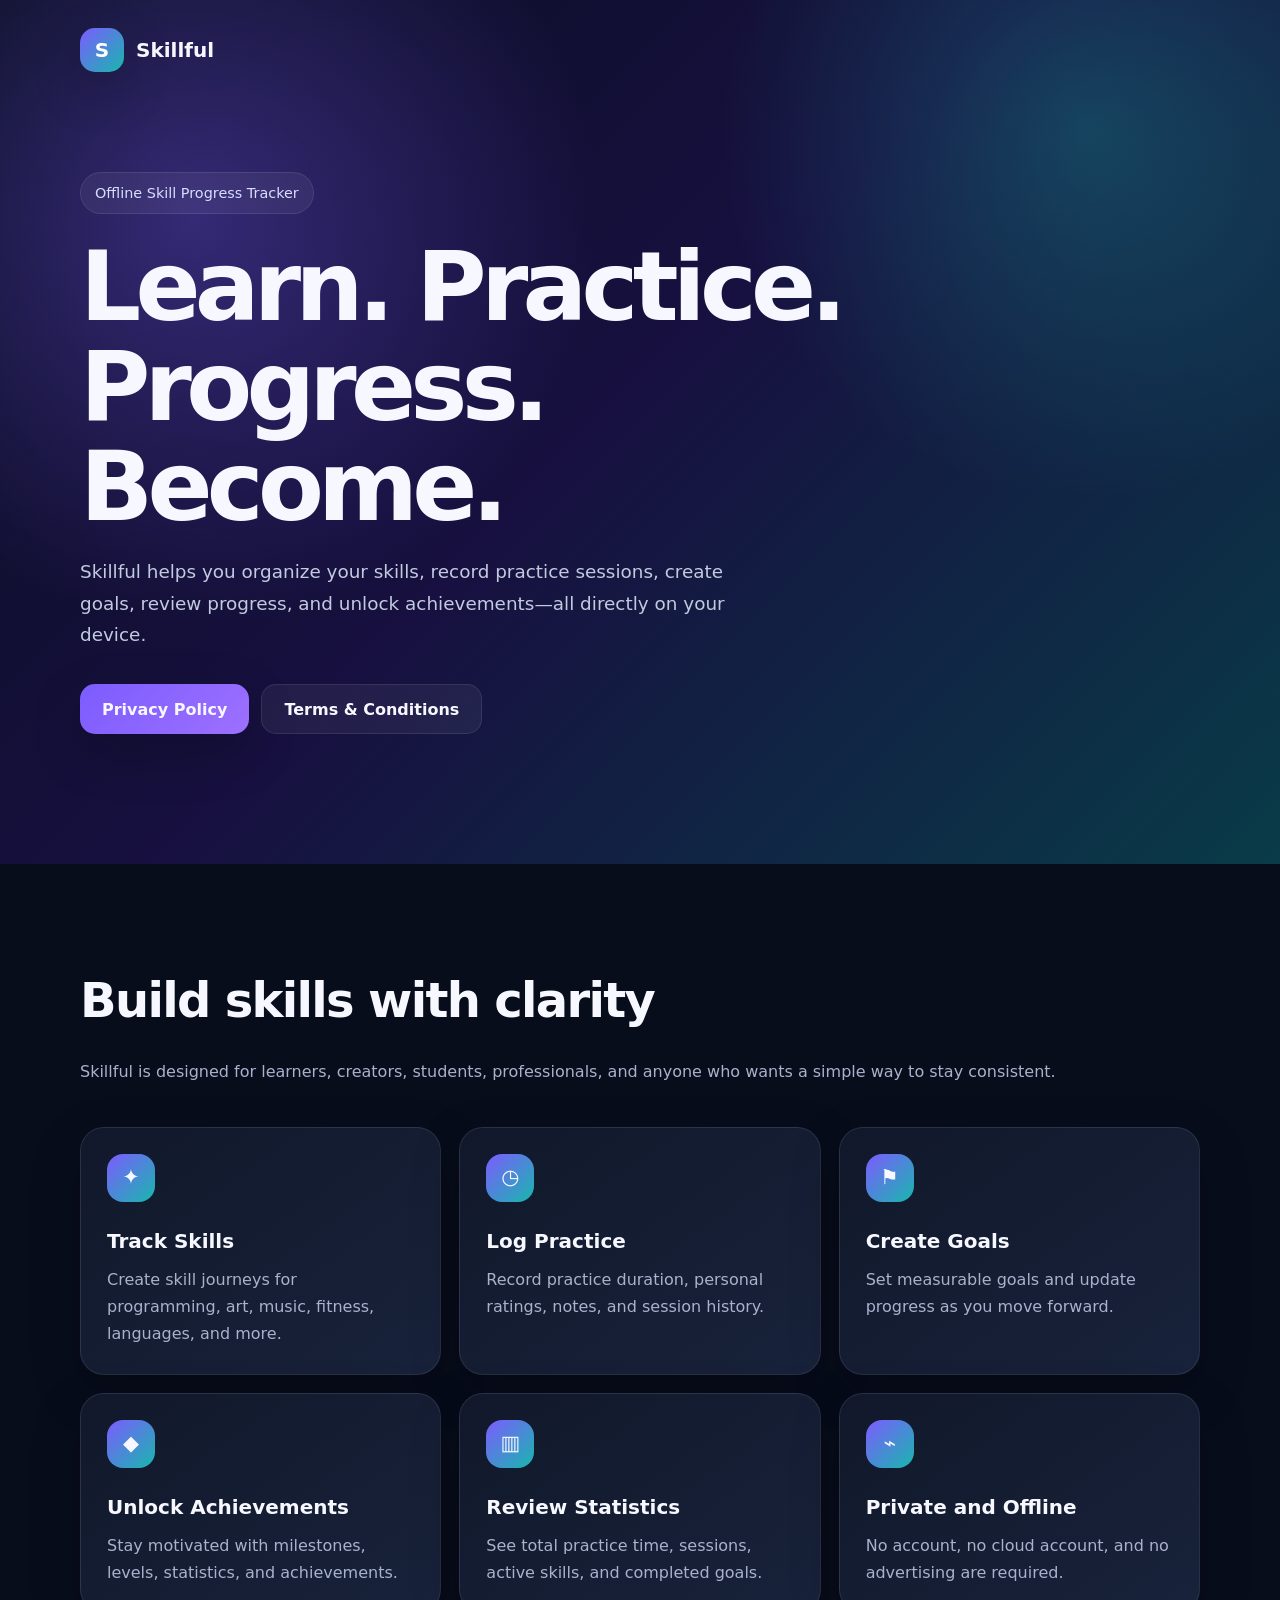
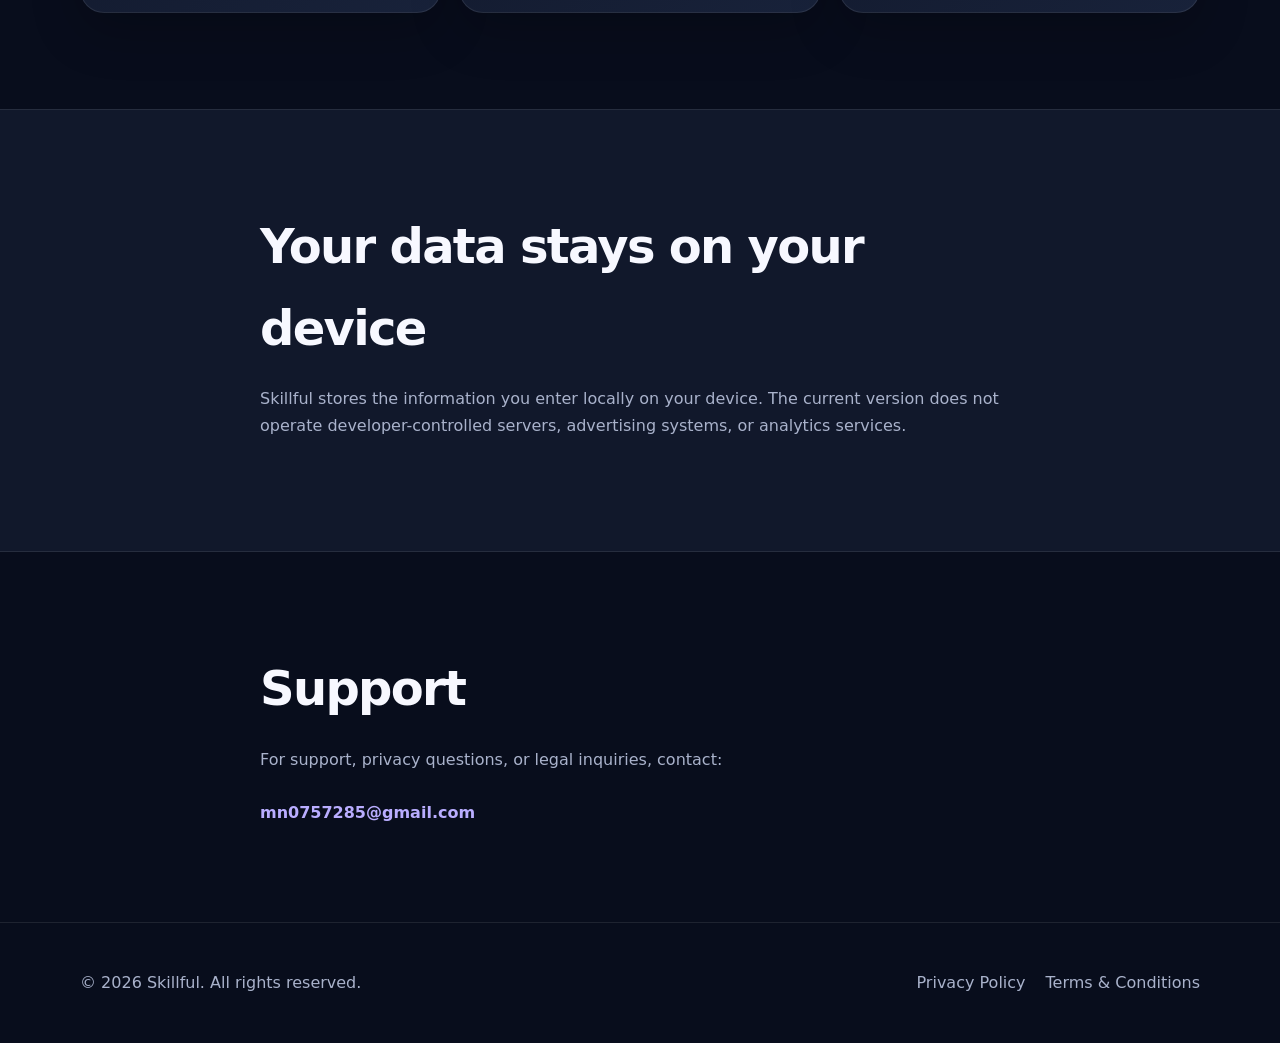
<file: docs/index.html>
<!DOCTYPE html>
<html lang="en">
<head>
  <meta charset="UTF-8">
  <meta name="viewport" content="width=device-width, initial-scale=1.0">
  <meta name="description" content="Skillful - Offline skill, practice, goal, and progress tracker.">
  <title>Skillful</title>
  <link rel="stylesheet" href="styles.css">
</head>
<body>
  <header class="hero">
    <div class="container">
      <div class="brand">
        <div class="logo">S</div>
        <span>Skillful</span>
      </div>

      <div class="hero-content">
        <span class="badge">Offline Skill Progress Tracker</span>
        <h1>Learn. Practice. Progress. Become.</h1>
        <p>
          Skillful helps you organize your skills, record practice sessions,
          create goals, review progress, and unlock achievements—all directly
          on your device.
        </p>

        <div class="actions">
          <a class="button primary" href="privacy-policy.html">Privacy Policy</a>
          <a class="button secondary" href="terms-conditions.html">Terms &amp; Conditions</a>
        </div>
      </div>
    </div>
  </header>

  <main>
    <section class="section">
      <div class="container">
        <h2>Build skills with clarity</h2>
        <p class="section-intro">
          Skillful is designed for learners, creators, students, professionals,
          and anyone who wants a simple way to stay consistent.
        </p>

        <div class="grid">
          <article class="card">
            <div class="icon">✦</div>
            <h3>Track Skills</h3>
            <p>Create skill journeys for programming, art, music, fitness, languages, and more.</p>
          </article>

          <article class="card">
            <div class="icon">◷</div>
            <h3>Log Practice</h3>
            <p>Record practice duration, personal ratings, notes, and session history.</p>
          </article>

          <article class="card">
            <div class="icon">⚑</div>
            <h3>Create Goals</h3>
            <p>Set measurable goals and update progress as you move forward.</p>
          </article>

          <article class="card">
            <div class="icon">◆</div>
            <h3>Unlock Achievements</h3>
            <p>Stay motivated with milestones, levels, statistics, and achievements.</p>
          </article>

          <article class="card">
            <div class="icon">▥</div>
            <h3>Review Statistics</h3>
            <p>See total practice time, sessions, active skills, and completed goals.</p>
          </article>

          <article class="card">
            <div class="icon">⌁</div>
            <h3>Private and Offline</h3>
            <p>No account, no cloud account, and no advertising are required.</p>
          </article>
        </div>
      </div>
    </section>

    <section class="section alt">
      <div class="container narrow">
        <h2>Your data stays on your device</h2>
        <p>
          Skillful stores the information you enter locally on your device.
          The current version does not operate developer-controlled servers,
          advertising systems, or analytics services.
        </p>
      </div>
    </section>

    <section class="section">
      <div class="container narrow">
        <h2>Support</h2>
        <p>
          For support, privacy questions, or legal inquiries, contact:
        </p>
        <a class="email" href="mailto:mn0757285@gmail.com">mn0757285@gmail.com</a>
      </div>
    </section>
  </main>

  <footer>
    <div class="container footer-content">
      <p>© 2026 Skillful. All rights reserved.</p>
      <nav>
        <a href="privacy-policy.html">Privacy Policy</a>
        <a href="terms-conditions.html">Terms &amp; Conditions</a>
      </nav>
    </div>
  </footer>
</body>
</html>
</file>
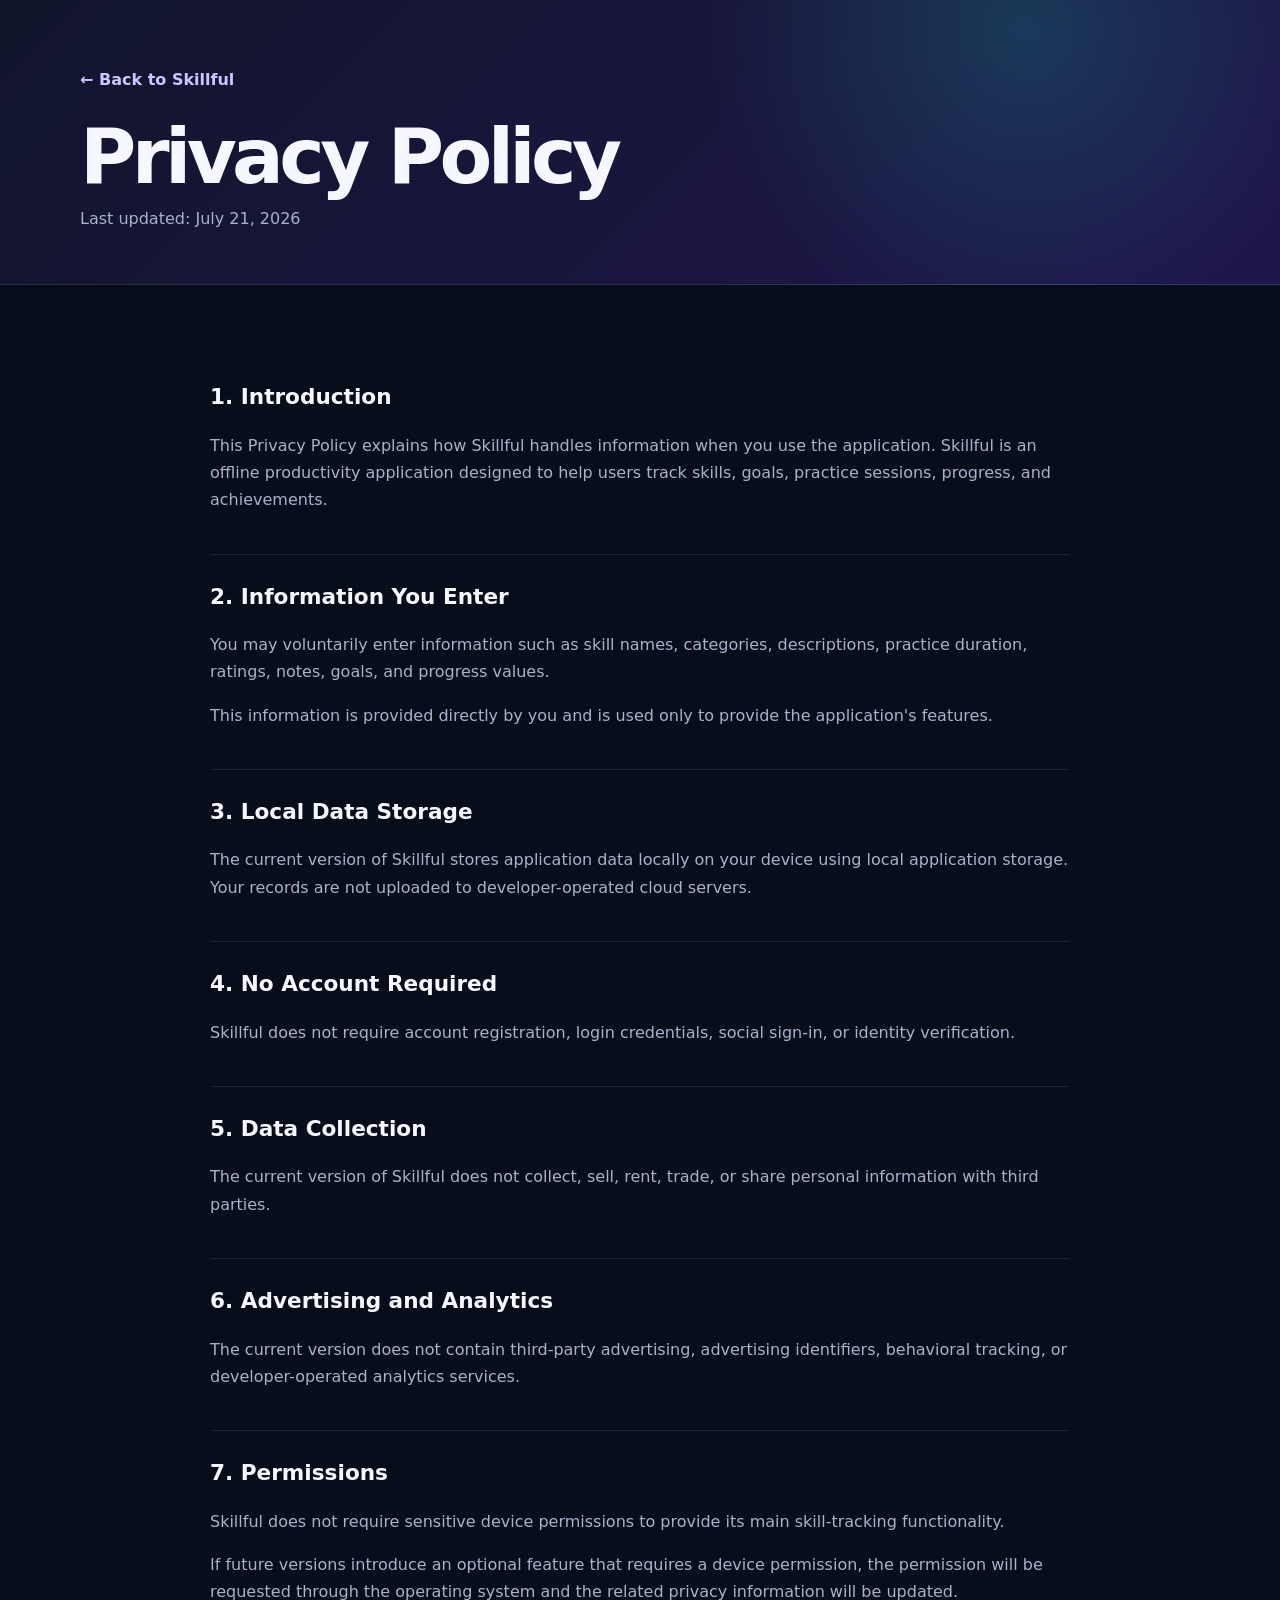
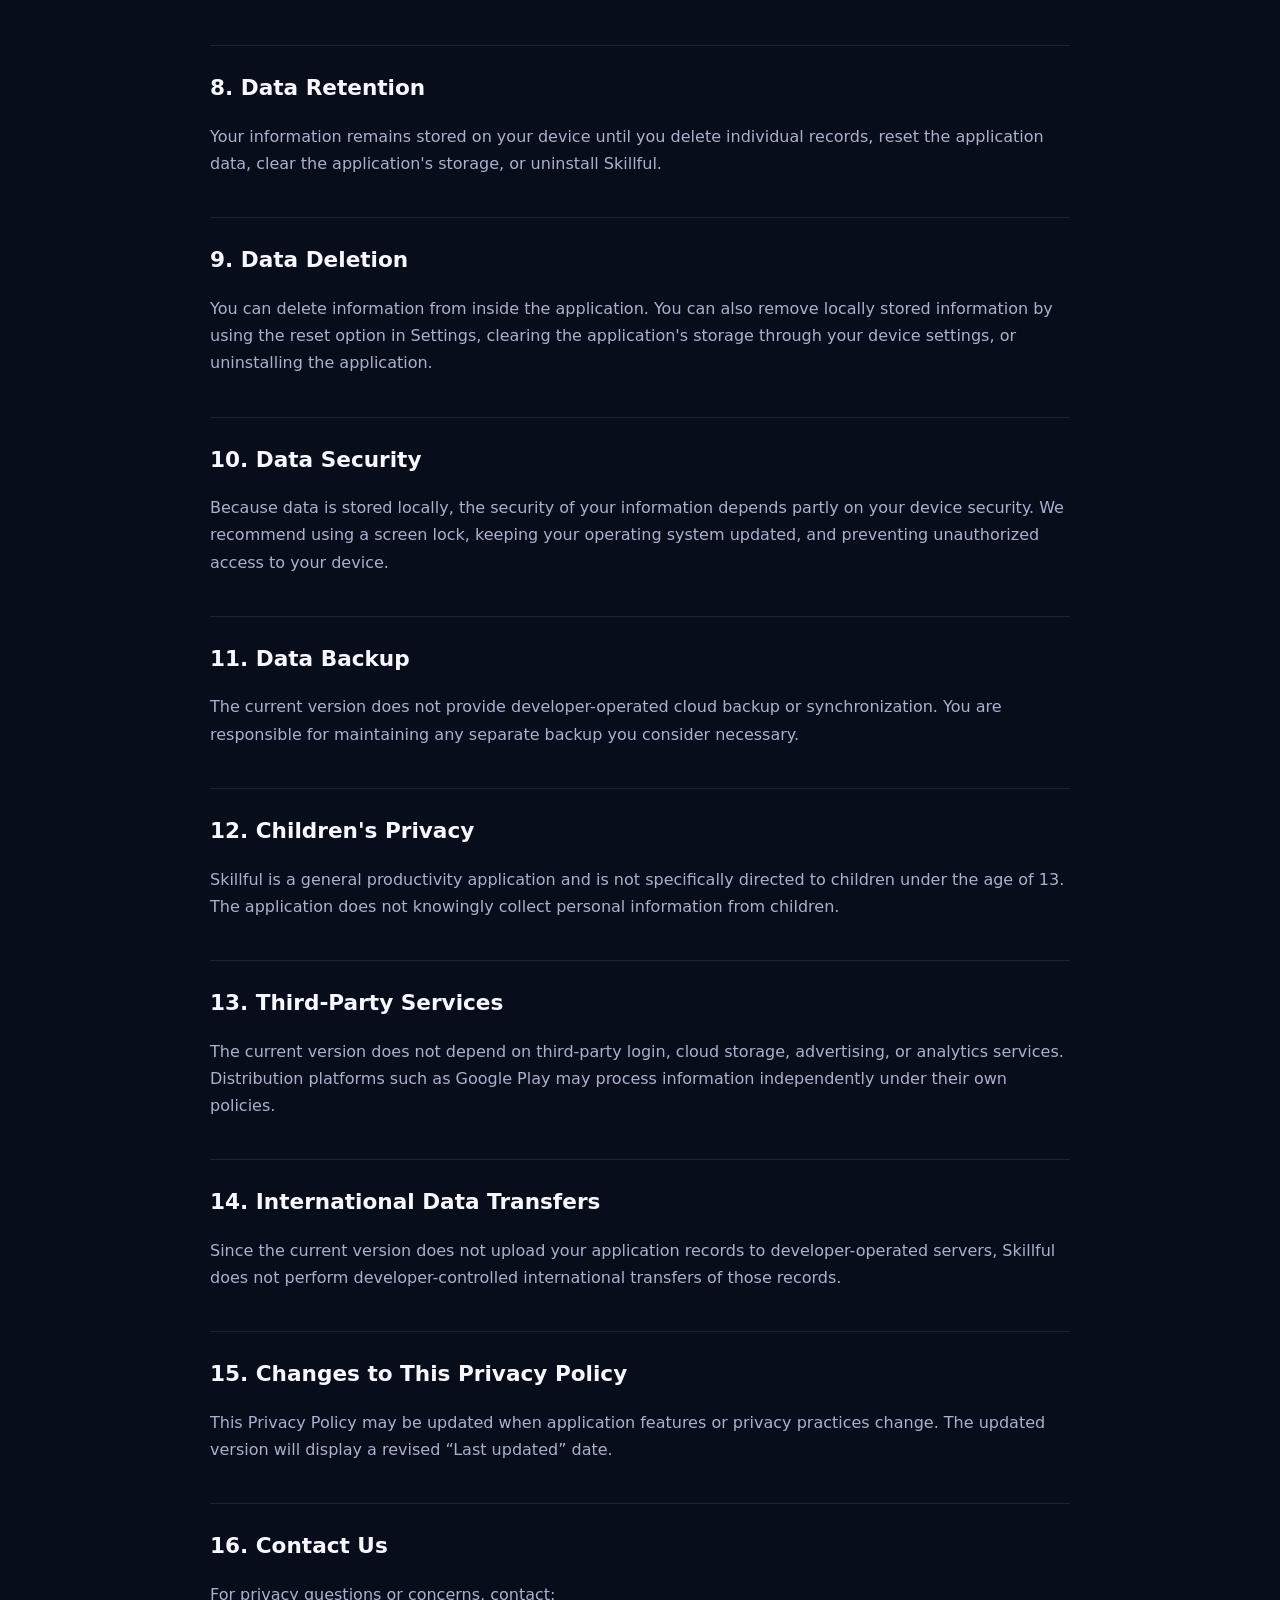
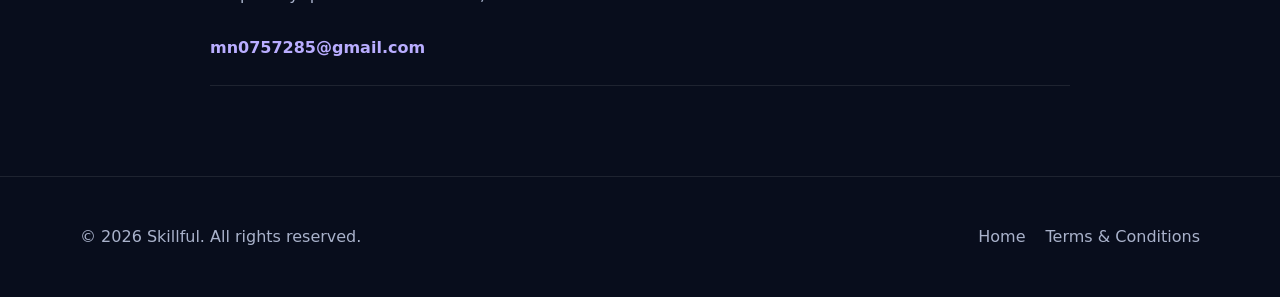
<file: docs/privacy-policy.html>
<!DOCTYPE html>
<html lang="en">
<head>
  <meta charset="UTF-8">
  <meta name="viewport" content="width=device-width, initial-scale=1.0">
  <meta name="description" content="Privacy Policy for Skillful.">
  <title>Privacy Policy - Skillful</title>
  <link rel="stylesheet" href="styles.css">
</head>
<body>
  <header class="legal-header">
    <div class="container">
      <a class="back-link" href="index.html">← Back to Skillful</a>
      <h1>Privacy Policy</h1>
      <p>Last updated: July 21, 2026</p>
    </div>
  </header>

  <main class="legal-page">
    <div class="container legal-content">
      <section>
        <h2>1. Introduction</h2>
        <p>
          This Privacy Policy explains how Skillful handles information when
          you use the application. Skillful is an offline productivity
          application designed to help users track skills, goals, practice
          sessions, progress, and achievements.
        </p>
      </section>

      <section>
        <h2>2. Information You Enter</h2>
        <p>
          You may voluntarily enter information such as skill names,
          categories, descriptions, practice duration, ratings, notes,
          goals, and progress values.
        </p>
        <p>
          This information is provided directly by you and is used only to
          provide the application's features.
        </p>
      </section>

      <section>
        <h2>3. Local Data Storage</h2>
        <p>
          The current version of Skillful stores application data locally on
          your device using local application storage. Your records are not
          uploaded to developer-operated cloud servers.
        </p>
      </section>

      <section>
        <h2>4. No Account Required</h2>
        <p>
          Skillful does not require account registration, login credentials,
          social sign-in, or identity verification.
        </p>
      </section>

      <section>
        <h2>5. Data Collection</h2>
        <p>
          The current version of Skillful does not collect, sell, rent,
          trade, or share personal information with third parties.
        </p>
      </section>

      <section>
        <h2>6. Advertising and Analytics</h2>
        <p>
          The current version does not contain third-party advertising,
          advertising identifiers, behavioral tracking, or developer-operated
          analytics services.
        </p>
      </section>

      <section>
        <h2>7. Permissions</h2>
        <p>
          Skillful does not require sensitive device permissions to provide
          its main skill-tracking functionality.
        </p>
        <p>
          If future versions introduce an optional feature that requires a
          device permission, the permission will be requested through the
          operating system and the related privacy information will be updated.
        </p>
      </section>

      <section>
        <h2>8. Data Retention</h2>
        <p>
          Your information remains stored on your device until you delete
          individual records, reset the application data, clear the
          application's storage, or uninstall Skillful.
        </p>
      </section>

      <section>
        <h2>9. Data Deletion</h2>
        <p>
          You can delete information from inside the application. You can also
          remove locally stored information by using the reset option in
          Settings, clearing the application's storage through your device
          settings, or uninstalling the application.
        </p>
      </section>

      <section>
        <h2>10. Data Security</h2>
        <p>
          Because data is stored locally, the security of your information
          depends partly on your device security. We recommend using a screen
          lock, keeping your operating system updated, and preventing
          unauthorized access to your device.
        </p>
      </section>

      <section>
        <h2>11. Data Backup</h2>
        <p>
          The current version does not provide developer-operated cloud backup
          or synchronization. You are responsible for maintaining any separate
          backup you consider necessary.
        </p>
      </section>

      <section>
        <h2>12. Children's Privacy</h2>
        <p>
          Skillful is a general productivity application and is not
          specifically directed to children under the age of 13. The
          application does not knowingly collect personal information from
          children.
        </p>
      </section>

      <section>
        <h2>13. Third-Party Services</h2>
        <p>
          The current version does not depend on third-party login, cloud
          storage, advertising, or analytics services. Distribution platforms
          such as Google Play may process information independently under
          their own policies.
        </p>
      </section>

      <section>
        <h2>14. International Data Transfers</h2>
        <p>
          Since the current version does not upload your application records
          to developer-operated servers, Skillful does not perform
          developer-controlled international transfers of those records.
        </p>
      </section>

      <section>
        <h2>15. Changes to This Privacy Policy</h2>
        <p>
          This Privacy Policy may be updated when application features or
          privacy practices change. The updated version will display a revised
          “Last updated” date.
        </p>
      </section>

      <section>
        <h2>16. Contact Us</h2>
        <p>
          For privacy questions or concerns, contact:
        </p>
        <a class="email" href="mailto:mn0757285@gmail.com">mn0757285@gmail.com</a>
      </section>
    </div>
  </main>

  <footer>
    <div class="container footer-content">
      <p>© 2026 Skillful. All rights reserved.</p>
      <nav>
        <a href="index.html">Home</a>
        <a href="terms-conditions.html">Terms &amp; Conditions</a>
      </nav>
    </div>
  </footer>
</body>
</html>
</file>
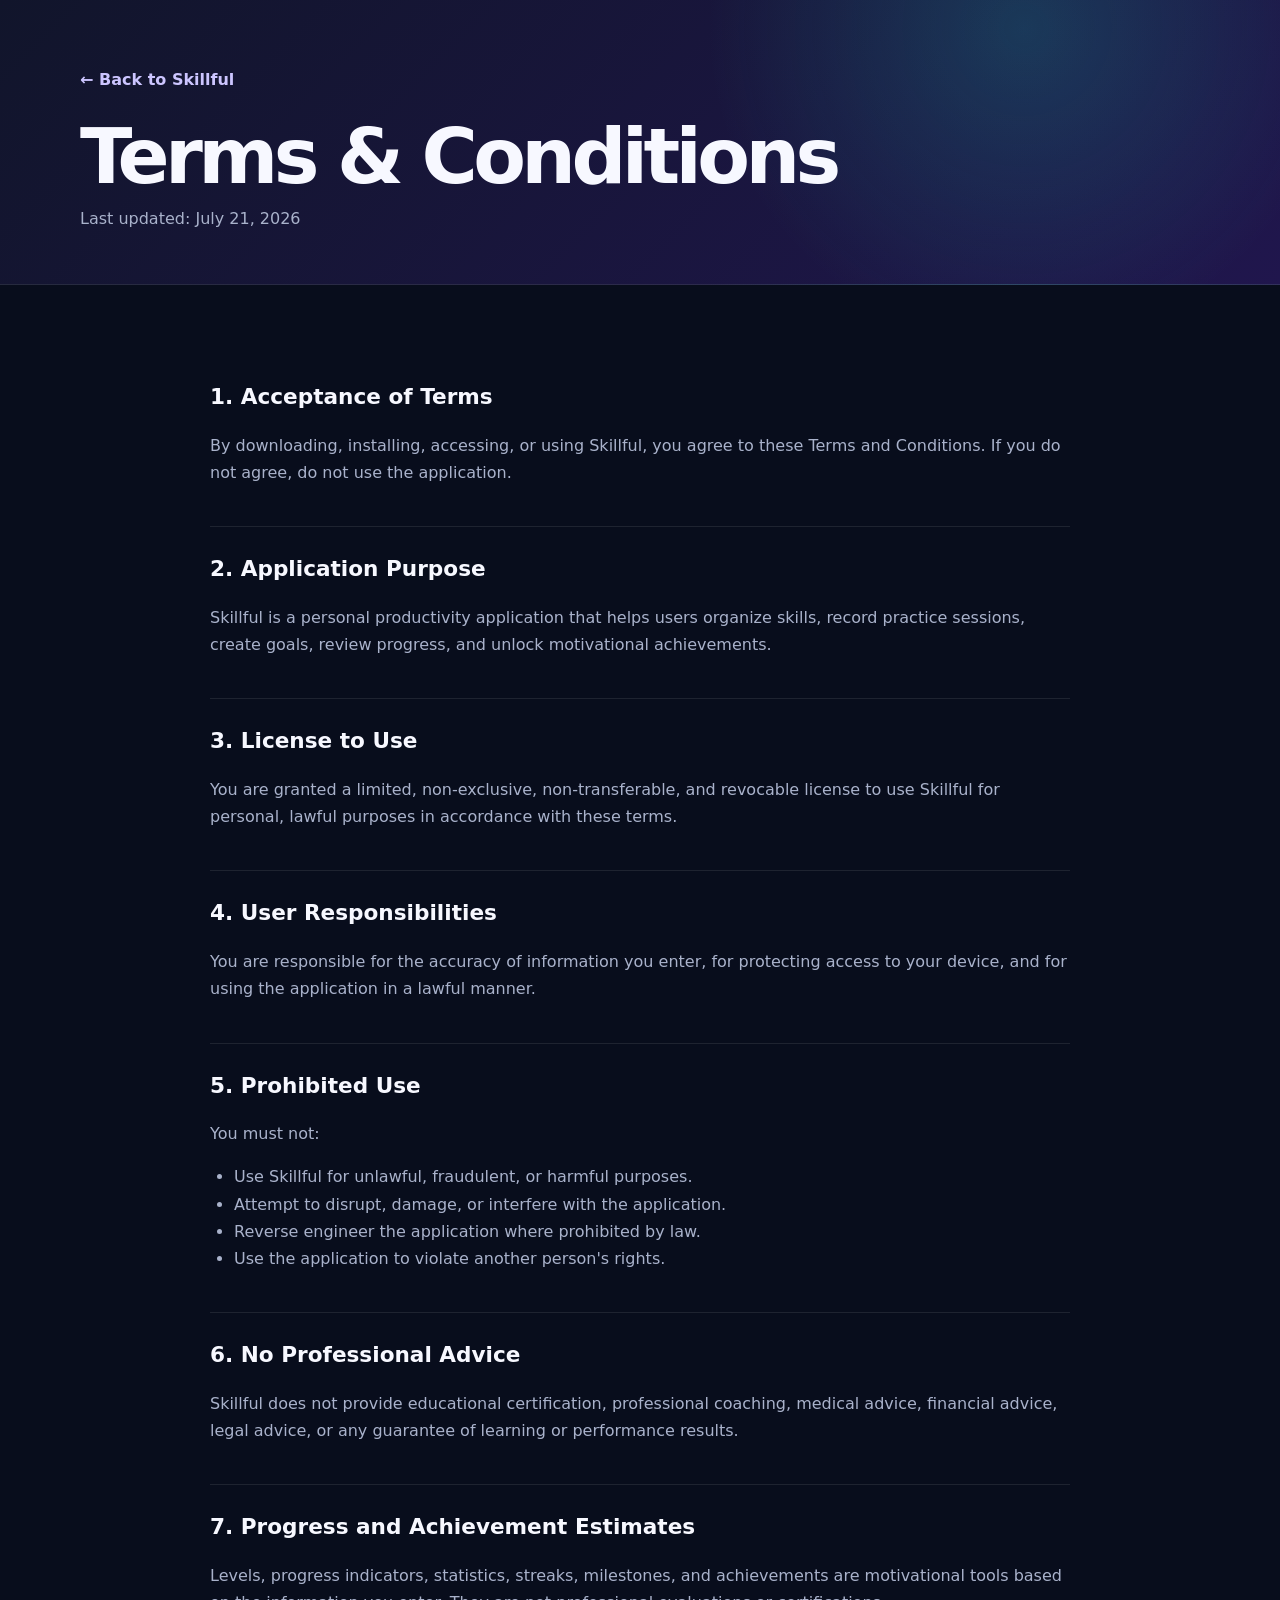
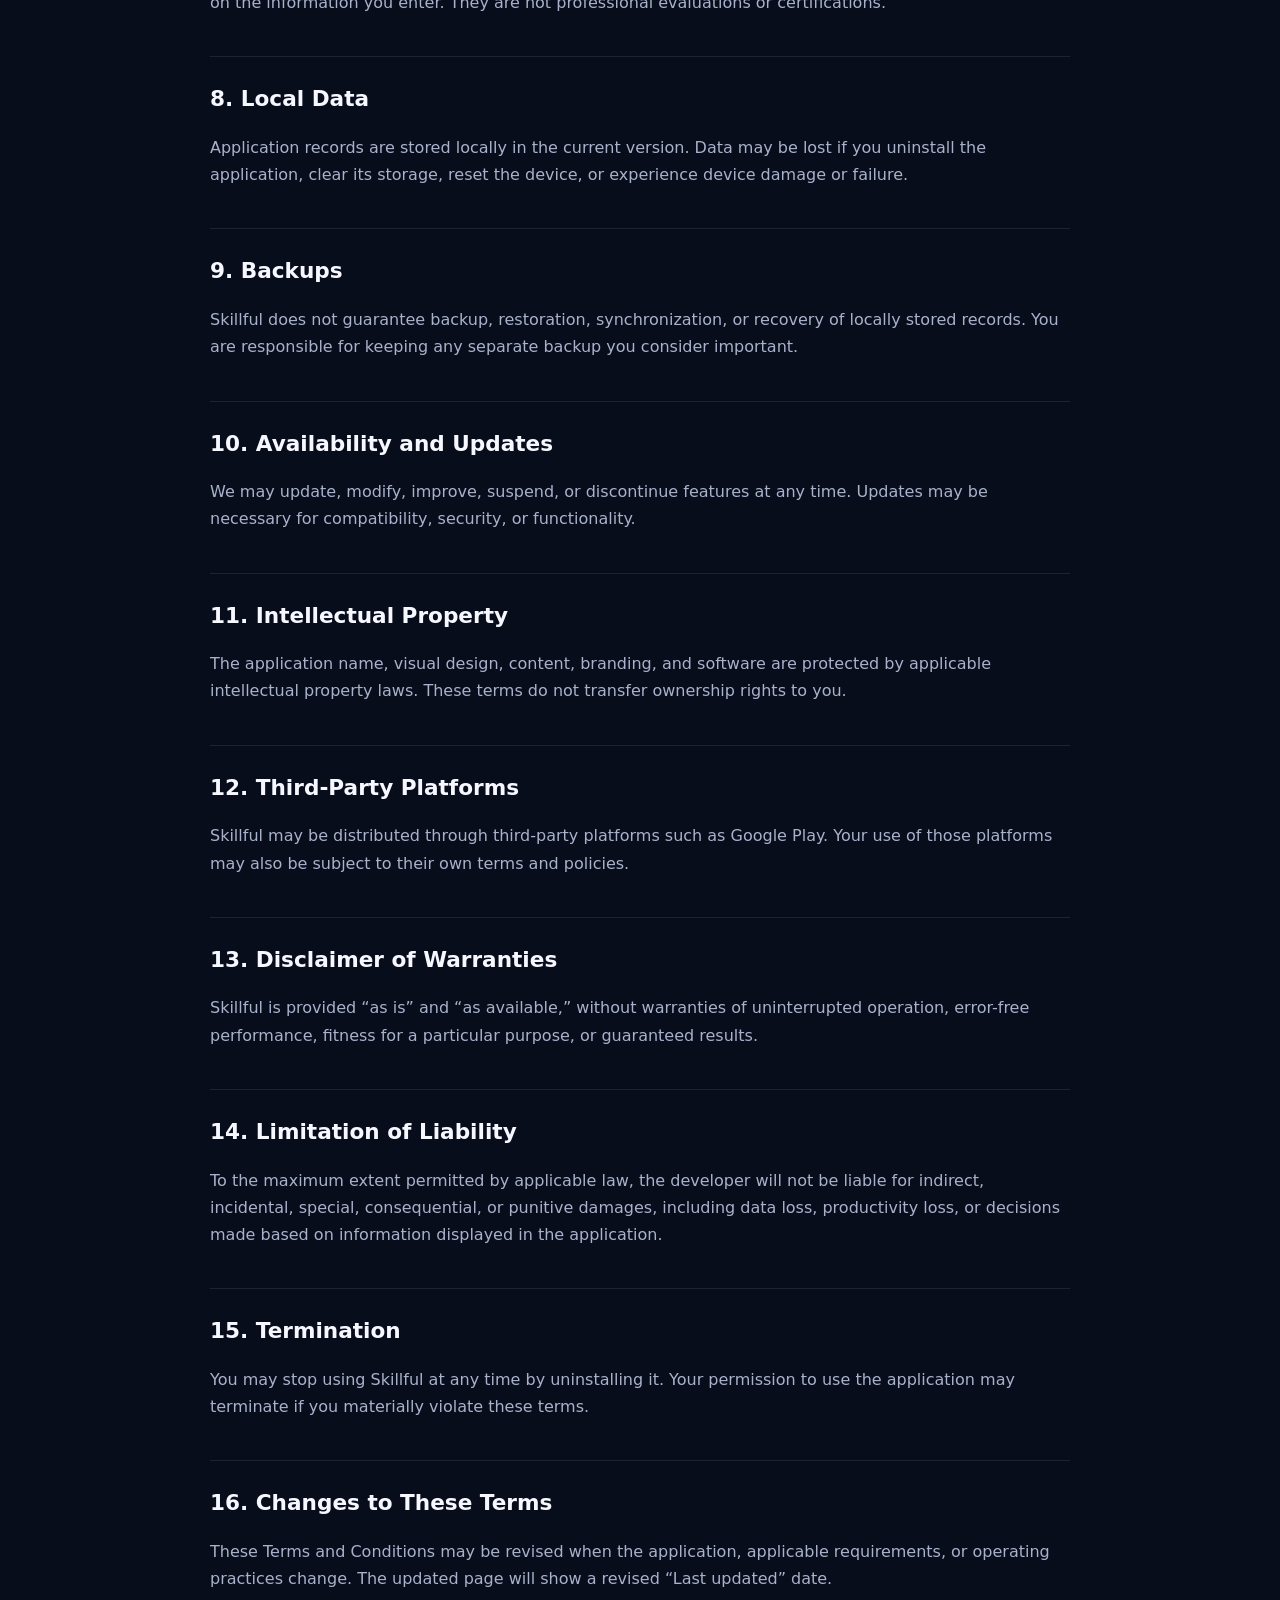
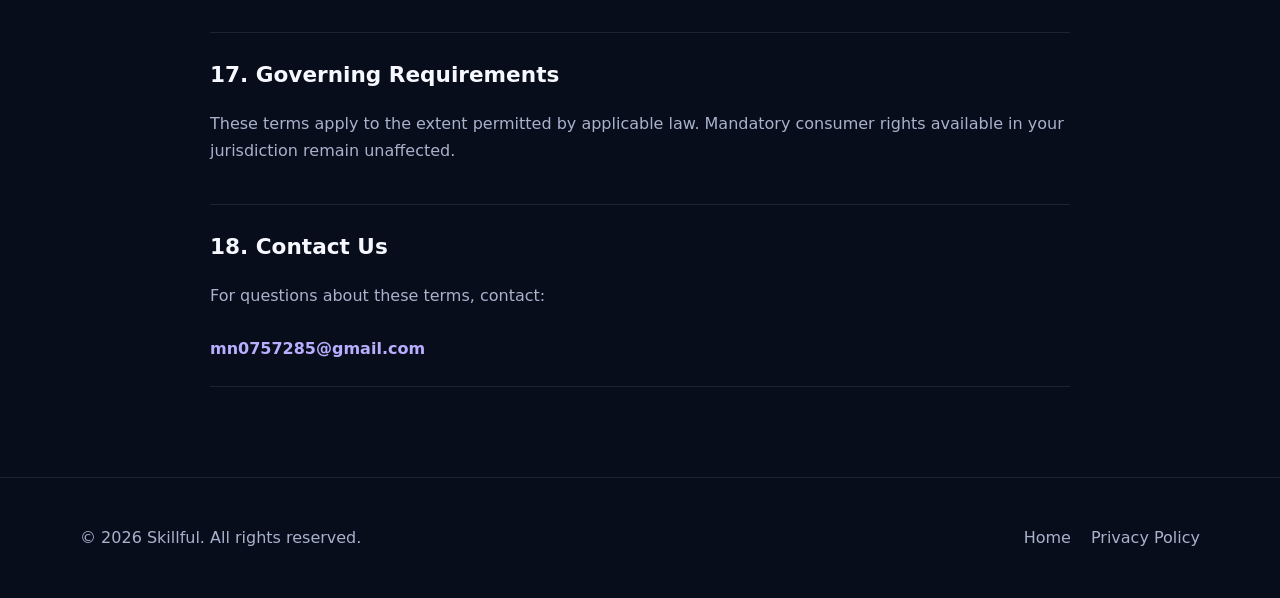
<file: docs/terms-conditions.html>
<!DOCTYPE html>
<html lang="en">
<head>
  <meta charset="UTF-8">
  <meta name="viewport" content="width=device-width, initial-scale=1.0">
  <meta name="description" content="Terms and Conditions for Skillful.">
  <title>Terms &amp; Conditions - Skillful</title>
  <link rel="stylesheet" href="styles.css">
</head>
<body>
  <header class="legal-header">
    <div class="container">
      <a class="back-link" href="index.html">← Back to Skillful</a>
      <h1>Terms &amp; Conditions</h1>
      <p>Last updated: July 21, 2026</p>
    </div>
  </header>

  <main class="legal-page">
    <div class="container legal-content">
      <section>
        <h2>1. Acceptance of Terms</h2>
        <p>
          By downloading, installing, accessing, or using Skillful, you agree
          to these Terms and Conditions. If you do not agree, do not use the
          application.
        </p>
      </section>

      <section>
        <h2>2. Application Purpose</h2>
        <p>
          Skillful is a personal productivity application that helps users
          organize skills, record practice sessions, create goals, review
          progress, and unlock motivational achievements.
        </p>
      </section>

      <section>
        <h2>3. License to Use</h2>
        <p>
          You are granted a limited, non-exclusive, non-transferable, and
          revocable license to use Skillful for personal, lawful purposes in
          accordance with these terms.
        </p>
      </section>

      <section>
        <h2>4. User Responsibilities</h2>
        <p>
          You are responsible for the accuracy of information you enter, for
          protecting access to your device, and for using the application in a
          lawful manner.
        </p>
      </section>

      <section>
        <h2>5. Prohibited Use</h2>
        <p>You must not:</p>
        <ul>
          <li>Use Skillful for unlawful, fraudulent, or harmful purposes.</li>
          <li>Attempt to disrupt, damage, or interfere with the application.</li>
          <li>Reverse engineer the application where prohibited by law.</li>
          <li>Use the application to violate another person's rights.</li>
        </ul>
      </section>

      <section>
        <h2>6. No Professional Advice</h2>
        <p>
          Skillful does not provide educational certification, professional
          coaching, medical advice, financial advice, legal advice, or any
          guarantee of learning or performance results.
        </p>
      </section>

      <section>
        <h2>7. Progress and Achievement Estimates</h2>
        <p>
          Levels, progress indicators, statistics, streaks, milestones, and
          achievements are motivational tools based on the information you
          enter. They are not professional evaluations or certifications.
        </p>
      </section>

      <section>
        <h2>8. Local Data</h2>
        <p>
          Application records are stored locally in the current version. Data
          may be lost if you uninstall the application, clear its storage,
          reset the device, or experience device damage or failure.
        </p>
      </section>

      <section>
        <h2>9. Backups</h2>
        <p>
          Skillful does not guarantee backup, restoration, synchronization, or
          recovery of locally stored records. You are responsible for keeping
          any separate backup you consider important.
        </p>
      </section>

      <section>
        <h2>10. Availability and Updates</h2>
        <p>
          We may update, modify, improve, suspend, or discontinue features at
          any time. Updates may be necessary for compatibility, security, or
          functionality.
        </p>
      </section>

      <section>
        <h2>11. Intellectual Property</h2>
        <p>
          The application name, visual design, content, branding, and software
          are protected by applicable intellectual property laws. These terms
          do not transfer ownership rights to you.
        </p>
      </section>

      <section>
        <h2>12. Third-Party Platforms</h2>
        <p>
          Skillful may be distributed through third-party platforms such as
          Google Play. Your use of those platforms may also be subject to their
          own terms and policies.
        </p>
      </section>

      <section>
        <h2>13. Disclaimer of Warranties</h2>
        <p>
          Skillful is provided “as is” and “as available,” without warranties
          of uninterrupted operation, error-free performance, fitness for a
          particular purpose, or guaranteed results.
        </p>
      </section>

      <section>
        <h2>14. Limitation of Liability</h2>
        <p>
          To the maximum extent permitted by applicable law, the developer
          will not be liable for indirect, incidental, special, consequential,
          or punitive damages, including data loss, productivity loss, or
          decisions made based on information displayed in the application.
        </p>
      </section>

      <section>
        <h2>15. Termination</h2>
        <p>
          You may stop using Skillful at any time by uninstalling it. Your
          permission to use the application may terminate if you materially
          violate these terms.
        </p>
      </section>

      <section>
        <h2>16. Changes to These Terms</h2>
        <p>
          These Terms and Conditions may be revised when the application,
          applicable requirements, or operating practices change. The updated
          page will show a revised “Last updated” date.
        </p>
      </section>

      <section>
        <h2>17. Governing Requirements</h2>
        <p>
          These terms apply to the extent permitted by applicable law.
          Mandatory consumer rights available in your jurisdiction remain
          unaffected.
        </p>
      </section>

      <section>
        <h2>18. Contact Us</h2>
        <p>
          For questions about these terms, contact:
        </p>
        <a class="email" href="mailto:mn0757285@gmail.com">mn0757285@gmail.com</a>
      </section>
    </div>
  </main>

  <footer>
    <div class="container footer-content">
      <p>© 2026 Skillful. All rights reserved.</p>
      <nav>
        <a href="index.html">Home</a>
        <a href="privacy-policy.html">Privacy Policy</a>
      </nav>
    </div>
  </footer>
</body>
</html>
</file>
<file: docs/styles.css>
:root {
  --bg: #080d1c;
  --surface: #11182b;
  --surface-soft: #18223a;
  --text: #f7f8ff;
  --muted: #a9b2cb;
  --primary: #7c5cff;
  --secondary: #18b7ad;
  --border: rgba(255, 255, 255, 0.09);
  --shadow: 0 18px 50px rgba(0, 0, 0, 0.22);
}

* {
  box-sizing: border-box;
}

html {
  scroll-behavior: smooth;
}

body {
  margin: 0;
  background: var(--bg);
  color: var(--text);
  font-family: Inter, ui-sans-serif, system-ui, -apple-system, BlinkMacSystemFont,
    "Segoe UI", sans-serif;
  line-height: 1.7;
}

a {
  color: inherit;
}

.container {
  width: min(1120px, calc(100% - 40px));
  margin: 0 auto;
}

.narrow {
  max-width: 760px;
}

.hero {
  min-height: 680px;
  background:
    radial-gradient(circle at 85% 15%, rgba(24, 183, 173, 0.28), transparent 28%),
    radial-gradient(circle at 15% 25%, rgba(124, 92, 255, 0.35), transparent 32%),
    linear-gradient(135deg, #090e20 0%, #171040 48%, #093b48 100%);
  display: flex;
  align-items: center;
}

.brand {
  display: flex;
  align-items: center;
  gap: 12px;
  padding-top: 28px;
  font-size: 1.25rem;
  font-weight: 800;
}

.logo {
  width: 44px;
  height: 44px;
  border-radius: 15px;
  display: grid;
  place-items: center;
  background: linear-gradient(135deg, var(--primary), var(--secondary));
  color: white;
  box-shadow: var(--shadow);
}

.hero-content {
  max-width: 780px;
  padding: 100px 0 130px;
}

.badge {
  display: inline-block;
  padding: 8px 14px;
  border: 1px solid var(--border);
  border-radius: 999px;
  background: rgba(255, 255, 255, 0.06);
  color: #d8ddff;
  font-size: 0.9rem;
}

h1 {
  margin: 24px 0 18px;
  font-size: clamp(3rem, 8vw, 6rem);
  line-height: 1.04;
  letter-spacing: -0.06em;
}

.hero p {
  max-width: 680px;
  color: #c2cae0;
  font-size: 1.15rem;
}

.actions {
  display: flex;
  flex-wrap: wrap;
  gap: 12px;
  margin-top: 34px;
}

.button {
  display: inline-flex;
  justify-content: center;
  align-items: center;
  min-height: 50px;
  padding: 0 22px;
  border-radius: 15px;
  text-decoration: none;
  font-weight: 750;
}

.button.primary {
  background: linear-gradient(135deg, var(--primary), #9d70ff);
  box-shadow: var(--shadow);
}

.button.secondary {
  border: 1px solid var(--border);
  background: rgba(255, 255, 255, 0.06);
}

.section {
  padding: 96px 0;
}

.section.alt {
  background: var(--surface);
  border-top: 1px solid var(--border);
  border-bottom: 1px solid var(--border);
}

.section h2 {
  margin: 0 0 14px;
  font-size: clamp(2rem, 5vw, 3rem);
  letter-spacing: -0.035em;
}

.section-intro,
.section p {
  color: var(--muted);
}

.grid {
  display: grid;
  grid-template-columns: repeat(3, 1fr);
  gap: 18px;
  margin-top: 42px;
}

.card {
  padding: 26px;
  border: 1px solid var(--border);
  border-radius: 24px;
  background: linear-gradient(145deg, var(--surface), var(--surface-soft));
  box-shadow: var(--shadow);
}

.card .icon {
  width: 48px;
  height: 48px;
  border-radius: 16px;
  display: grid;
  place-items: center;
  margin-bottom: 22px;
  background: linear-gradient(135deg, var(--primary), var(--secondary));
  font-size: 1.3rem;
}

.card h3 {
  margin: 0 0 8px;
  font-size: 1.25rem;
}

.card p {
  margin: 0;
}

.email {
  display: inline-block;
  margin-top: 10px;
  color: #b9adff;
  font-weight: 750;
  text-decoration: none;
}

.legal-header {
  padding: 66px 0 52px;
  background:
    radial-gradient(circle at 80% 10%, rgba(24, 183, 173, 0.22), transparent 30%),
    linear-gradient(135deg, #11152b, #20164d);
  border-bottom: 1px solid var(--border);
}

.legal-header h1 {
  margin: 24px 0 8px;
  font-size: clamp(2.6rem, 7vw, 4.8rem);
}

.legal-header p {
  margin: 0;
  color: var(--muted);
}

.back-link {
  text-decoration: none;
  color: #ccc5ff;
  font-weight: 700;
}

.legal-page {
  padding: 70px 0 90px;
}

.legal-content {
  max-width: 860px;
}

.legal-content section {
  padding: 24px 0;
  border-bottom: 1px solid var(--border);
}

.legal-content h2 {
  margin: 0 0 12px;
  font-size: 1.35rem;
}

.legal-content p,
.legal-content li {
  color: var(--muted);
}

.legal-content ul {
  padding-left: 24px;
}

footer {
  border-top: 1px solid var(--border);
  padding: 30px 0;
  color: var(--muted);
}

.footer-content {
  display: flex;
  justify-content: space-between;
  align-items: center;
  gap: 18px;
}

footer nav {
  display: flex;
  gap: 20px;
}

footer a {
  text-decoration: none;
}

@media (max-width: 820px) {
  .grid {
    grid-template-columns: 1fr;
  }

  .hero {
    min-height: auto;
  }

  .hero-content {
    padding: 80px 0 100px;
  }

  .footer-content {
    flex-direction: column;
    align-items: flex-start;
  }

  footer nav {
    flex-wrap: wrap;
  }
}
</file>
